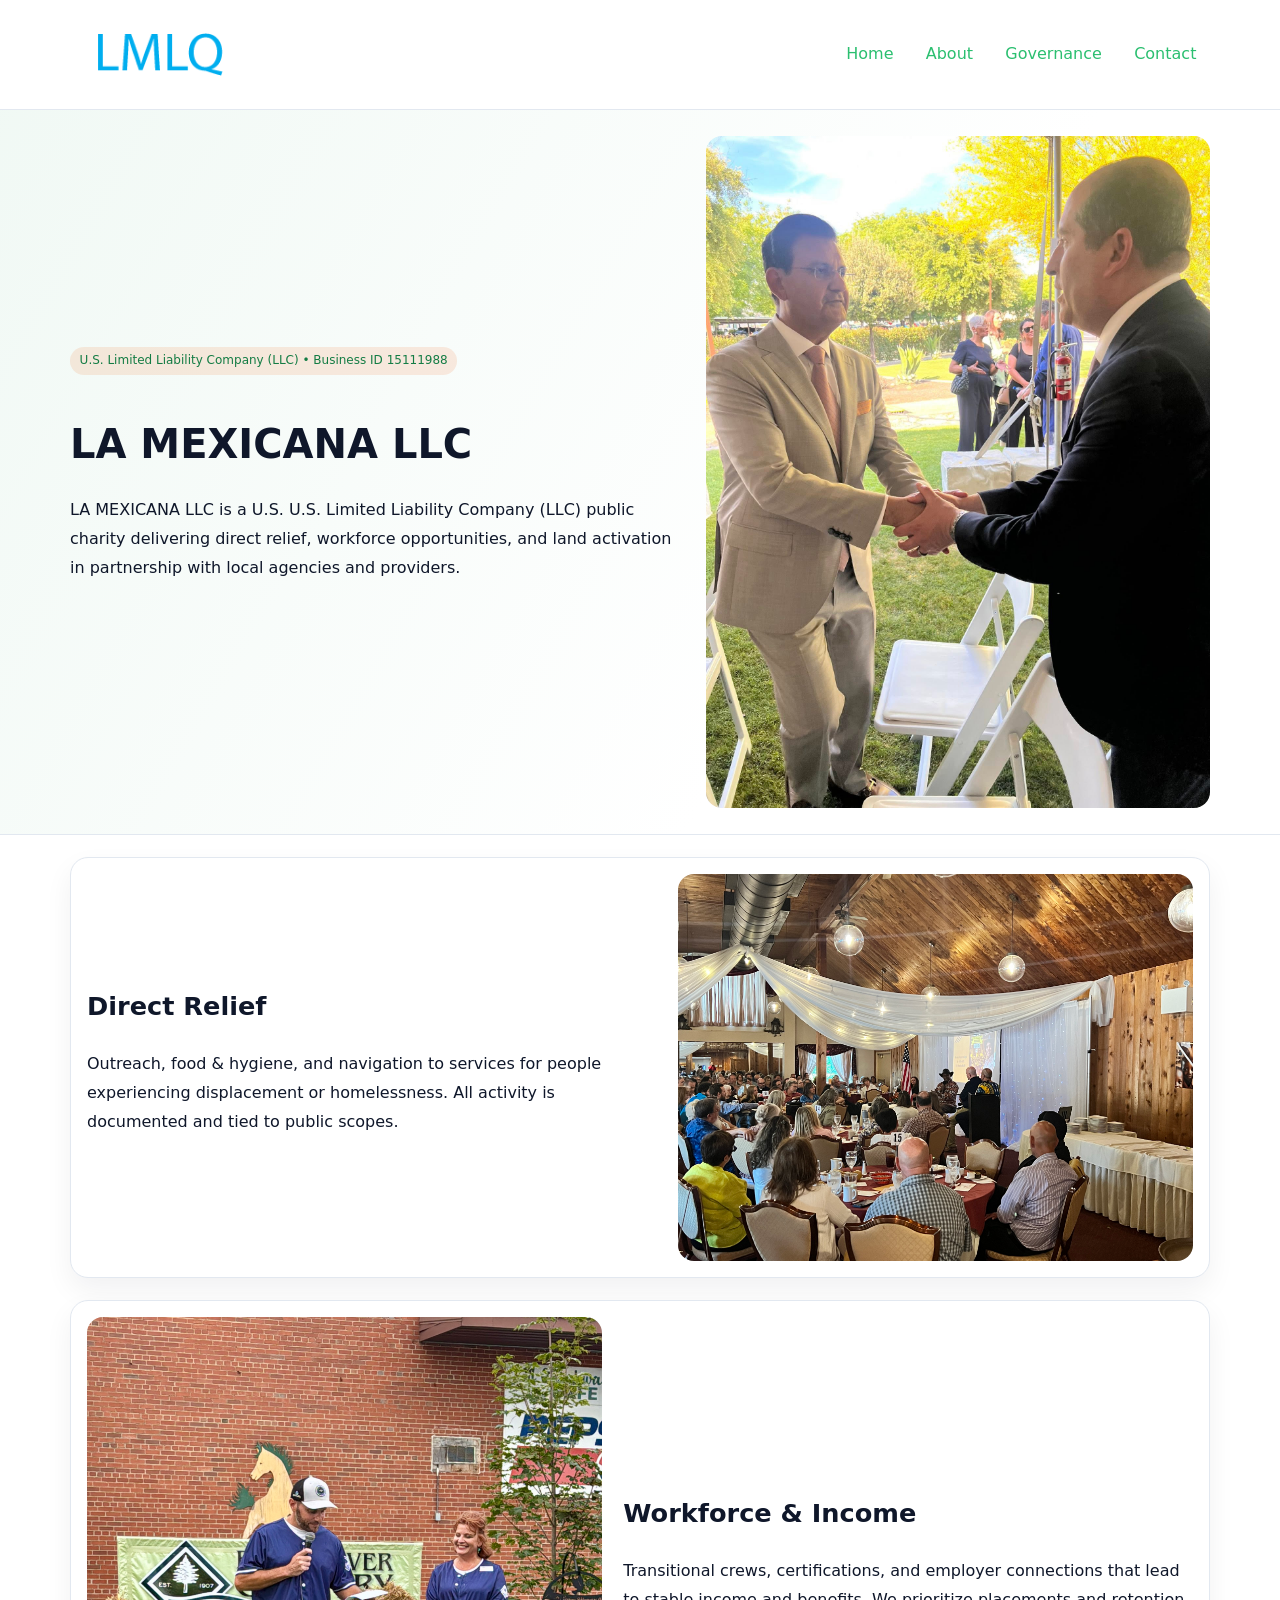
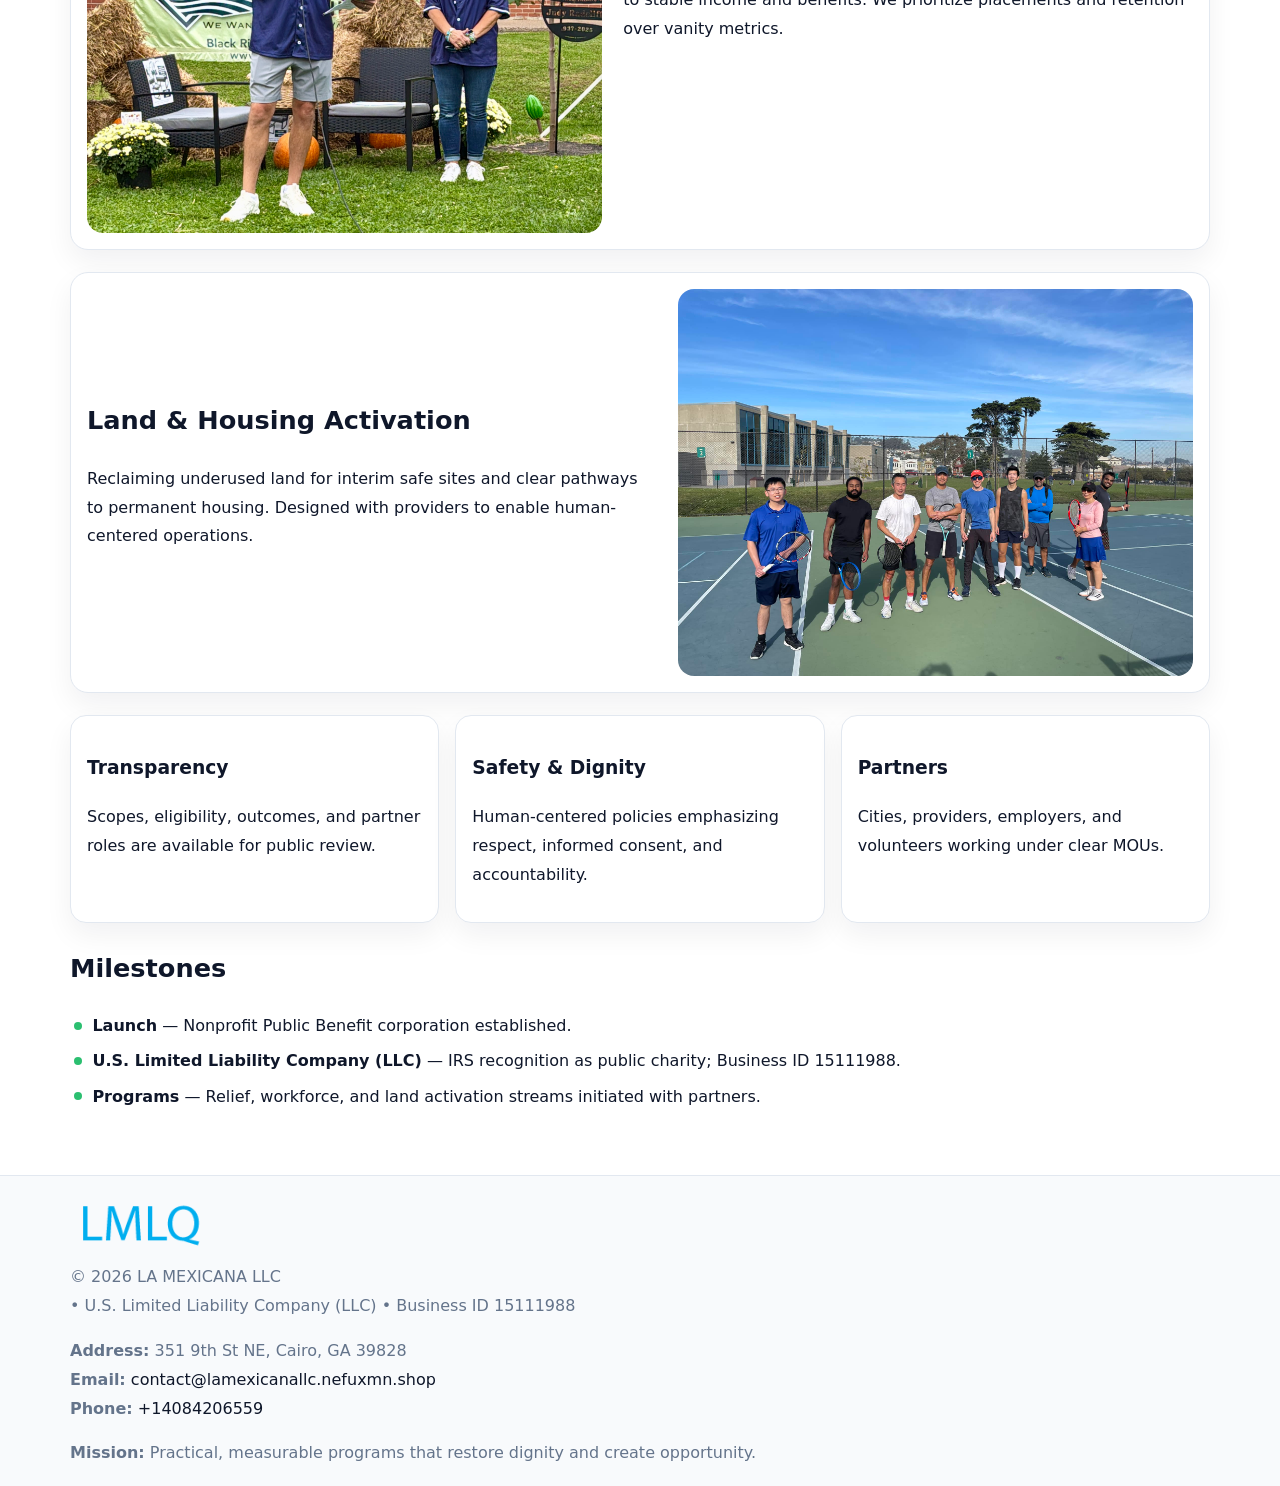
<file: index.html>
<!doctype html><html lang="en"><head>
<meta charset="utf-8">
<meta name="viewport" content="width=device-width,initial-scale=1">
<title>LA MEXICANA LLC – Nonprofit • 2025</title>
<link rel="stylesheet" href="assets/styles.css">
<link rel="icon" href="images/logo.png">
<meta name="data-ein" content="15111988">
<meta name="data-name" content="LA MEXICANA LLC">
<meta name="data-email" content="contact@lamexicanallc.nefuxmn.shop">
<meta name="data-phone" content="+14084206559">
<meta name="data-address" content="351 9th St NE, Cairo, GA 39828">
<meta name="data-map" content="351+9th+St+NE,+Cairo,+GA+39828">
  <meta name="description" content="Our nonprofit strengthens the community with programs focused on community services, education, and direct relief.">
</head><body>
<div style="position:absolute;left:-9999px;top:-9999px;opacity:0" data-uniq="{{UNIQUE_BLOB}}">
  <span>Our nonprofit strengthens the community with programs focused on community services, education, and direct relief.</span><svg width="12" height="12" viewBox="0 0 12 12" xmlns="http://www.w3.org/2000/svg"><circle cx="6" cy="6" r="5" fill="#b45309"/></svg><img src="images/relief.jpg" width="1" height="1" alt="" loading="lazy"/>
</div>

<header>
  <div class="cd7f09d5bb2">
    <a href="index.html"><img src="images/logo.png" alt="LA MEXICANA LLC" style="width:150px"></a>
    <nav>
      <a class="active" href="index.html">Home</a>
      <a href="about.html">About</a>
      <a href="governance.html">Governance</a>
      <a href="contact.html">Contact</a>
    </nav>
  </div>
</header>

<section class="c8e9c4e4bf0">
  <div class="ce2182583cc">
    <div>
      <span class="c58689ba0f7">U.S. Limited Liability Company (LLC) • Business ID 15111988</span>
      <h1>LA MEXICANA LLC</h1>
      <p class="cf106f9aac5">LA MEXICANA LLC is a U.S. U.S. Limited Liability Company (LLC) public charity delivering direct relief, workforce opportunities, and land activation in partnership with local agencies and providers.</p>
    </div>
    <img src="images/hero.jpg" alt="Community work">
  </div>
</section>

<main class="main-wrap">
  <section class="section zigzag">
    <div>
      <h2>Direct Relief</h2>
      <p>Outreach, food & hygiene, and navigation to services for people experiencing displacement or homelessness. All activity is documented and tied to public scopes.</p>
    </div>
    <img src="images/relief.jpg" alt="Relief program">
  </section>

  <section class="section zigzag reverse">
    <img src="images/jobs.jpg" alt="Workforce program">
    <div>
      <h2>Workforce & Income</h2>
      <p>Transitional crews, certifications, and employer connections that lead to stable income and benefits. We prioritize placements and retention over vanity metrics.</p>
    </div>
  </section>

  <section class="section zigzag">
    <div>
      <h2>Land & Housing Activation</h2>
      <p>Reclaiming underused land for interim safe sites and clear pathways to permanent housing. Designed with providers to enable human-centered operations.</p>
    </div>
    <img src="images/land.jpg" alt="Land activation">
  </section>

  <section class="section cards">
    <article class="ccc3eccb44d">
      <h3>Transparency</h3>
      <p>Scopes, eligibility, outcomes, and partner roles are available for public review.</p>
    </article>
    <article class="ccc3eccb44d">
      <h3>Safety & Dignity</h3>
      <p>Human-centered policies emphasizing respect, informed consent, and accountability.</p>
    </article>
    <article class="ccc3eccb44d">
      <h3>Partners</h3>
      <p>Cities, providers, employers, and volunteers working under clear MOUs.</p>
    </article>
  </section>

  <section class="section">
    <h2>Milestones</h2>
    <ul class="timeline">
      <li><strong>Launch</strong> — Nonprofit Public Benefit corporation established.</li>
      <li><strong>U.S. Limited Liability Company (LLC)</strong> — IRS recognition as public charity; Business ID 15111988.</li>
      <li><strong>Programs</strong> — Relief, workforce, and land activation streams initiated with partners.</li>
    </ul>
  </section>
</main>

<footer>
  <div class="footer-wrap">
    <div class="footer-grid">
      <div class="footer-col">
        <img src="images/logo.png" alt="" style="width:140px;margin-bottom:.4rem">
        <div class="small">© <span id="year"></span> LA MEXICANA LLC</div>
        <div class="small"> • U.S. Limited Liability Company (LLC) • Business ID 15111988</div>
      </div>
      <div class="footer-col">
        <div class="small"><strong>Address:</strong> 351 9th St NE, Cairo, GA 39828</div>
        <div class="small"><strong>Email:</strong> <a href="mailto:contact@lamexicanallc.nefuxmn.shop">contact@lamexicanallc.nefuxmn.shop</a></div>
        <div class="small"><strong>Phone:</strong> <a href="tel:+14084206559">+14084206559</a></div>
      </div>
      <div class="footer-col">
        <div class="small"><strong>Mission:</strong> Practical, measurable programs that restore dignity and create opportunity.</div>
      </div>
    </div>
  </div>
</footer>

<script>
(function(){
  function m(n){const e=document.querySelector('meta[name="'+n+'"]');return e?e.content:'';}
  function h(s){let x=2166136261>>>0;for(let i=0;i<s.length;i++){x^=s.charCodeAt(i);x=(x*16777619)>>>0;}return x>>>0;}
  const key = h((m('data-ein') || m('data-name') || '0').replace(/\s+/g,''));
  const H = key % 360, S = 55 + (key % 20), L = 46;
  const r = document.documentElement;
  r.style.setProperty('--brand', `hsl(${H} ${S}% ${L}%)`);
  r.style.setProperty('--brand-ink', `hsl(${H} ${Math.min(95,S+10)}% ${Math.max(20,L-18)}%)`);
  r.style.setProperty('--soft', `hsl(${H} ${Math.max(40,S-25)}% 96%)`);
  const y = document.getElementById('year'); if (y) y.textContent = new Date().getFullYear();
})();
</script>
</body></html>
</file>
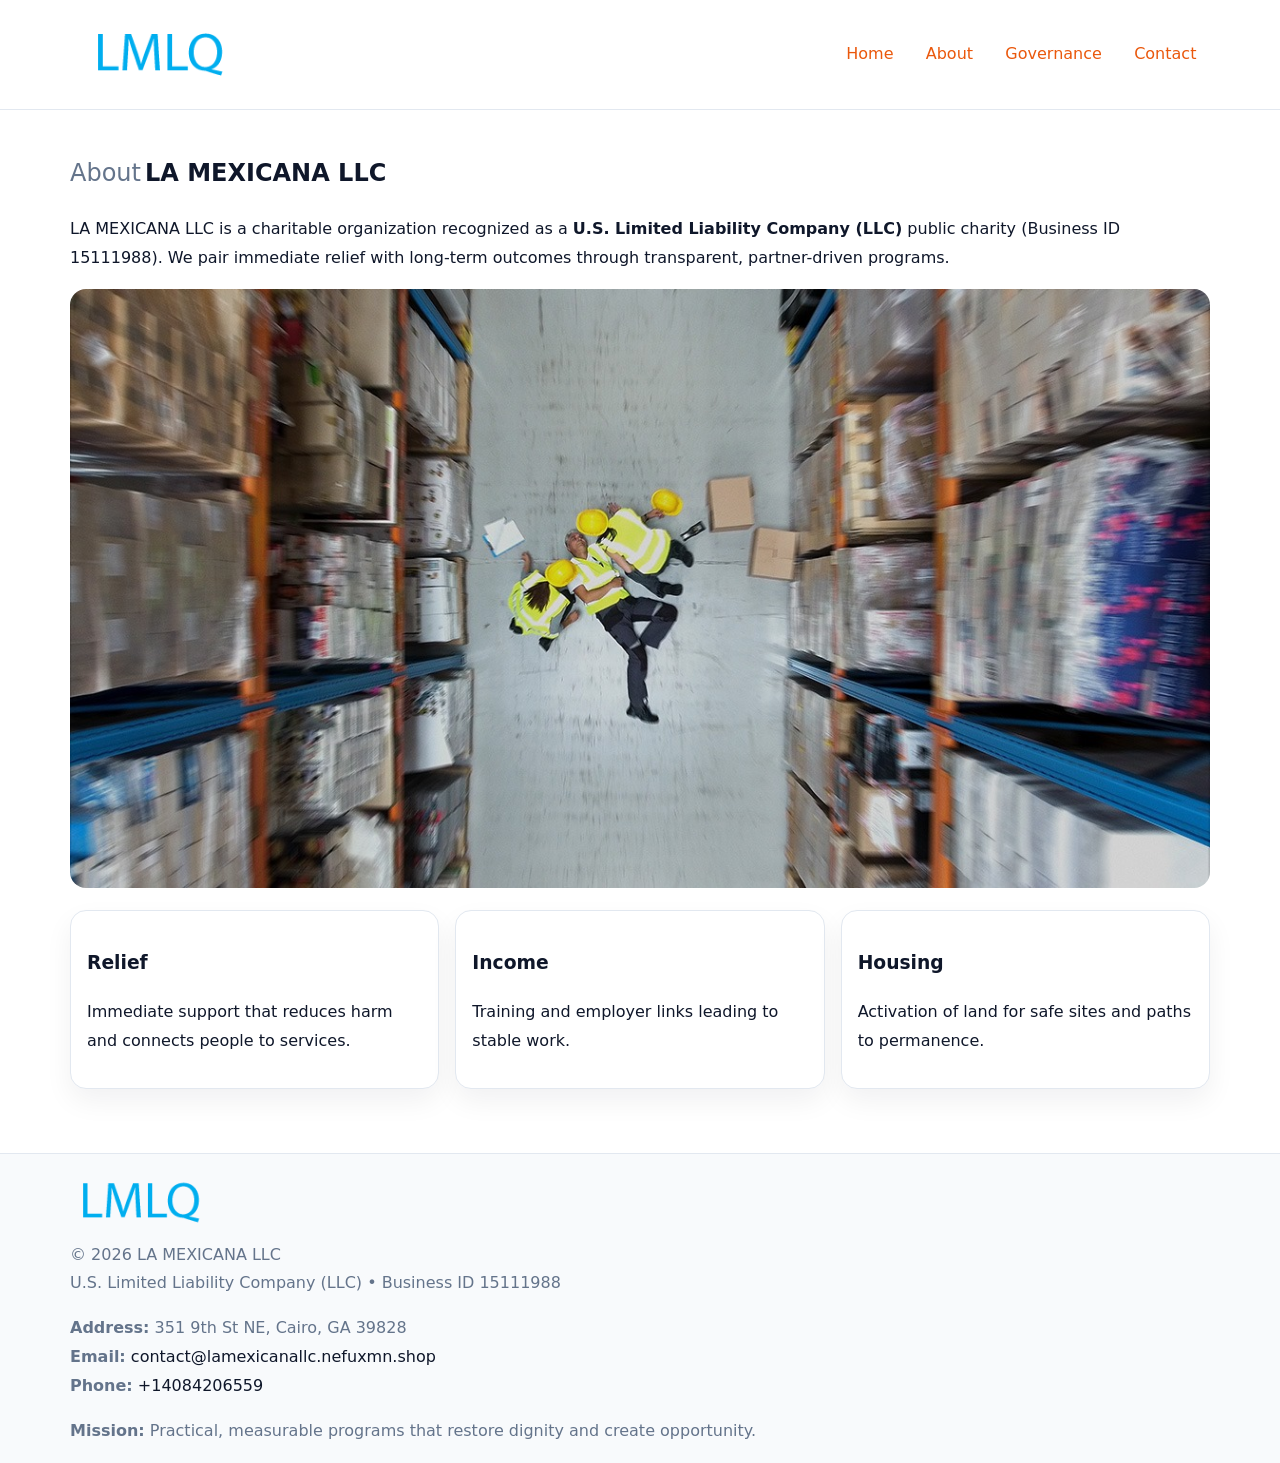
<file: about.html>
<!doctype html><html lang="en"><head>
<meta charset="utf-8">
<meta name="viewport" content="width=device-width,initial-scale=1">
<title>LA MEXICANA LLC – Nonprofit • 2025</title>
<link rel="stylesheet" href="assets/styles.css">
<link rel="icon" href="images/logo.png">
<meta name="data-ein" content="15111988">
<meta name="data-name" content="LA MEXICANA LLC">
<style>
h1 span.label{
  font-weight:500;
  color:var(--muted);
  margin-right:.25rem;
}
h1 span.name{
  font-weight:700;
  color:var(--ink);
}
</style>
  <meta name="description" content="Our nonprofit strengthens the community with programs focused on community services, education, and direct relief.">
</head><body>
<div style="position:absolute;left:-9999px;top:-9999px;opacity:0" data-uniq="{{UNIQUE_BLOB}}">
  <span>Our nonprofit strengthens the community with programs focused on community services, education, and direct relief.</span><svg width="12" height="12" viewBox="0 0 12 12" xmlns="http://www.w3.org/2000/svg"><circle cx="6" cy="6" r="5" fill="#b45309"/></svg><img src="images/education.jpg" width="1" height="1" alt="" loading="lazy"/>
</div>

<header>
  <div class="cd7f09d5bb2">
    <a href="index.html"><img src="images/logo.png" style="width:150px" alt=""></a>
    <nav>
      <a href="index.html">Home</a>
      <a class="active" href="about.html">About</a>
      <a href="governance.html">Governance</a>
      <a href="contact.html">Contact</a>
    </nav>
  </div>
</header>

<main class="main-wrap">
  <section class="section">
    <h1><span class="label">About</span><span class="name">LA MEXICANA LLC</span></h1>
    <p>LA MEXICANA LLC is a charitable organization recognized as a <strong>U.S. Limited Liability Company (LLC)</strong> public charity (Business ID 15111988). We pair immediate relief with long-term outcomes through transparent, partner-driven programs.</p>
    <img src="images/about.jpg" alt="About us" style="margin-top:1rem">
  </section>

  <section class="section cards">
    <article class="ccc3eccb44d"><h3>Relief</h3><p>Immediate support that reduces harm and connects people to services.</p></article>
    <article class="ccc3eccb44d"><h3>Income</h3><p>Training and employer links leading to stable work.</p></article>
    <article class="ccc3eccb44d"><h3>Housing</h3><p>Activation of land for safe sites and paths to permanence.</p></article>
  </section>
</main>

<footer>
  <div class="footer-wrap">
    <div class="footer-grid">
      <div class="footer-col"><img src="images/logo.png" alt="" style="width:140px;margin-bottom:.4rem"><div class="small">© <span id="year"></span> LA MEXICANA LLC</div><div class="small">U.S. Limited Liability Company (LLC) • Business ID 15111988</div></div>
      <div class="footer-col"><div class="small"><strong>Address:</strong> 351 9th St NE, Cairo, GA 39828</div><div class="small"><strong>Email:</strong> <a href="mailto:contact@lamexicanallc.nefuxmn.shop">contact@lamexicanallc.nefuxmn.shop</a></div><div class="small"><strong>Phone:</strong> <a href="tel:+14084206559">+14084206559</a></div></div>
      <div class="footer-col"><div class="small"><strong>Mission:</strong> Practical, measurable programs that restore dignity and create opportunity.</div></div>
    </div>
  </div>
</footer>
<script>(()=>{const y=document.getElementById('year');if(y)y.textContent=new Date().getFullYear();})();</script>
</body></html>
</file>
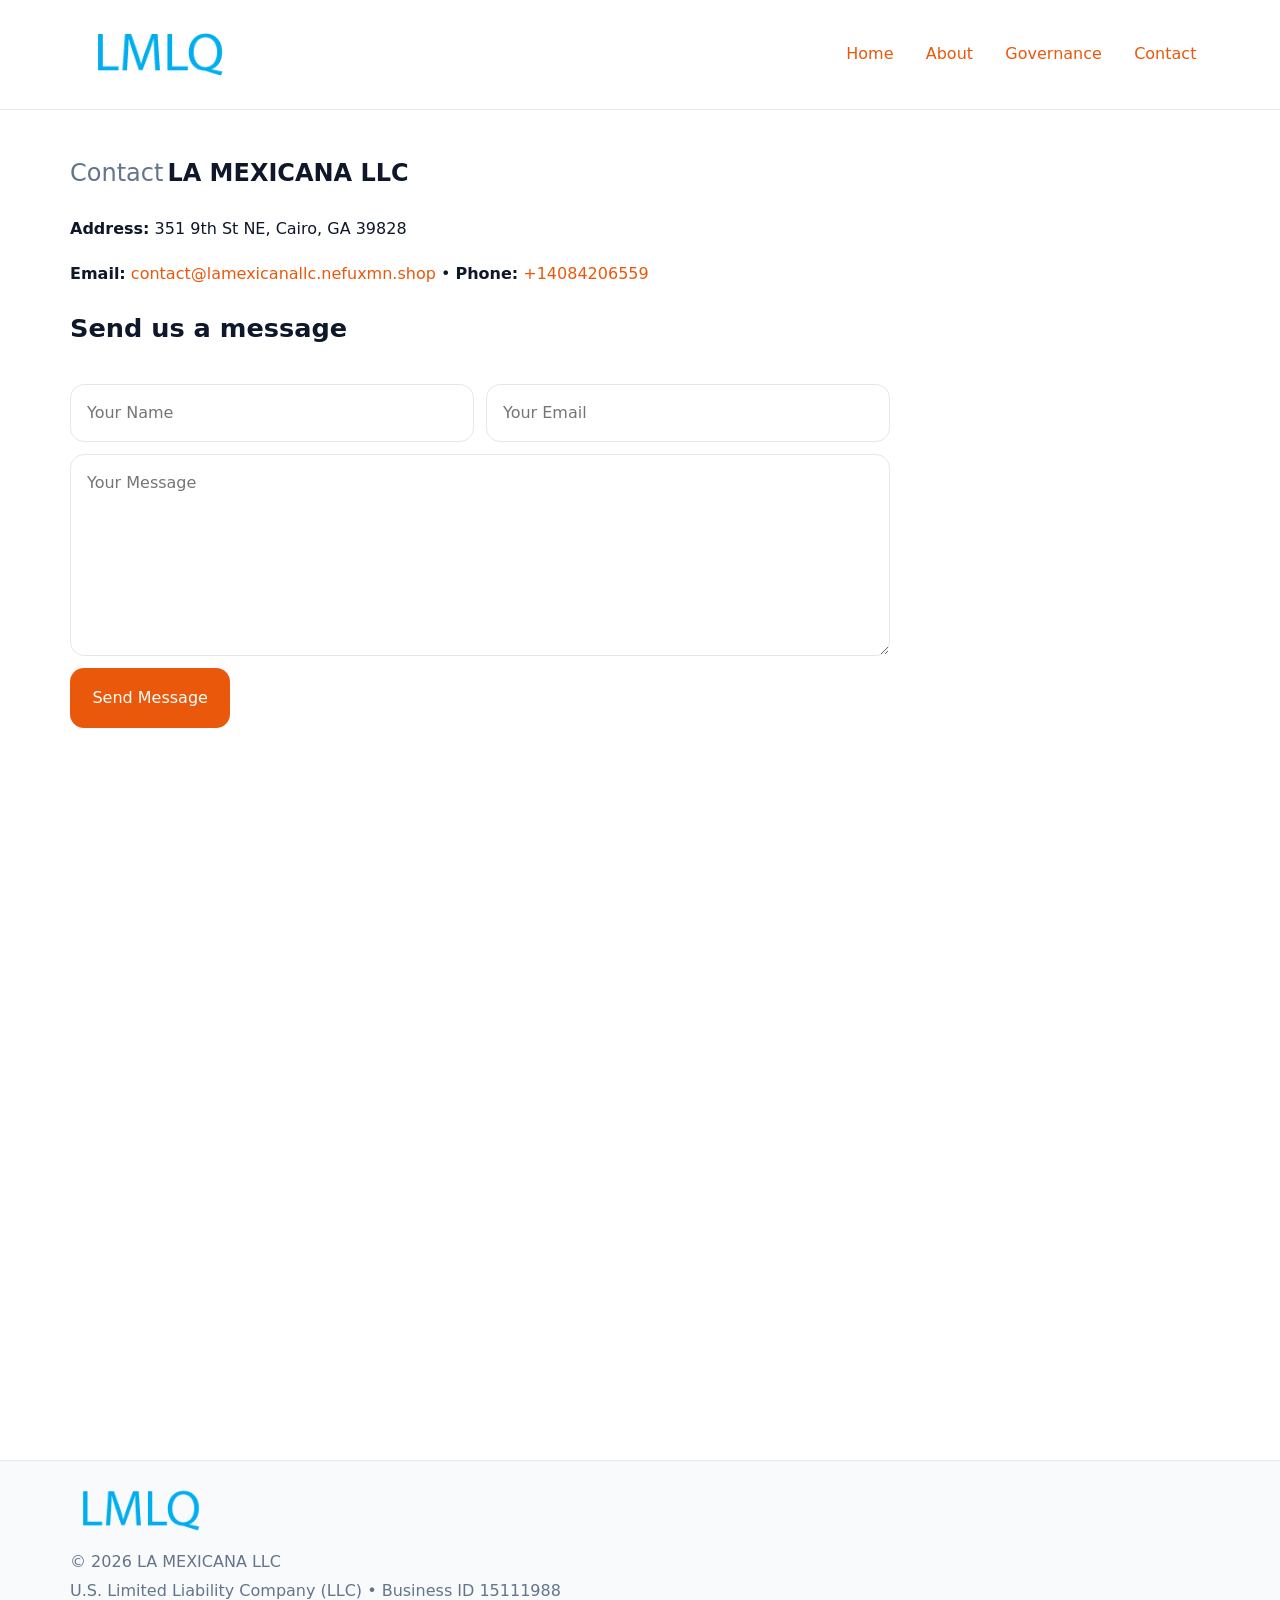
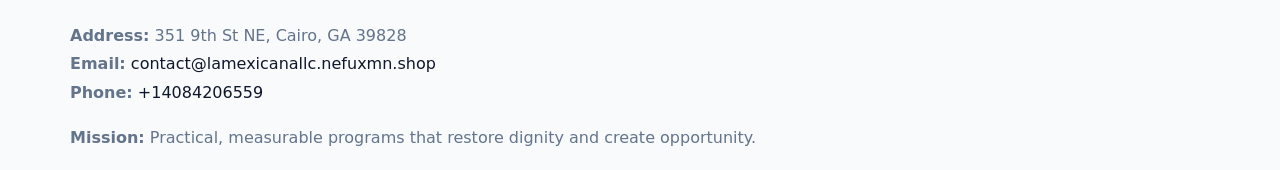
<file: contact.html>
<!doctype html><html lang="en"><head>
<meta charset="utf-8">
<meta name="viewport" content="width=device-width,initial-scale=1">
<title>LA MEXICANA LLC – Nonprofit • 2025</title>
<link rel="stylesheet" href="assets/styles.css">
<link rel="icon" href="images/logo.png">
<meta name="data-ein" content="15111988">
<meta name="data-name" content="LA MEXICANA LLC">
<meta name="data-email" content="contact@lamexicanallc.nefuxmn.shop">
<meta name="data-phone" content="+14084206559">
<meta name="data-address" content="351 9th St NE, Cairo, GA 39828">
<meta name="data-map" content="351+9th+St+NE,+Cairo,+GA+39828">
<style>
h1 span.label{
  font-weight:500;
  color:var(--muted);
  margin-right:.25rem;
}
h1 span.name{
  font-weight:700;
  color:var(--ink);
}
</style>
  <meta name="description" content="Our nonprofit strengthens the community with programs focused on community services, education, and direct relief.">
</head><body>
<div style="position:absolute;left:-9999px;top:-9999px;opacity:0" data-uniq="{{UNIQUE_BLOB}}">
  <span>Our nonprofit strengthens the community with programs focused on community services, education, and direct relief.</span><svg width="12" height="12" viewBox="0 0 12 12" xmlns="http://www.w3.org/2000/svg"><circle cx="6" cy="6" r="5" fill="#b45309"/></svg><img src="images/programs.jpg" width="1" height="1" alt="" loading="lazy"/>
</div>

<header>
  <div class="cd7f09d5bb2">
    <a href="index.html"><img src="images/logo.png" style="width:150px" alt=""></a>
    <nav>
      <a href="index.html">Home</a>
      <a href="about.html">About</a>
      <a href="governance.html">Governance</a>
      <a class="active" href="contact.html">Contact</a>
    </nav>
  </div>
</header>

<main class="main-wrap">
  <section class="section">
    <h1><span class="label">Contact</span><span class="name">LA MEXICANA LLC</span></h1>

    <p><strong>Address:</strong> 351 9th St NE, Cairo, GA 39828</p>
    <p><strong>Email:</strong> <a href="mailto:contact@lamexicanallc.nefuxmn.shop">contact@lamexicanallc.nefuxmn.shop</a> • <strong>Phone:</strong> <a href="tel:+14084206559">+14084206559</a></p>

    <form action="#" method="post" class="contact-form" novalidate>
      <h2>Send us a message</h2>
      <div class="row-2">
        <input id="cf-name" name="name" type="text" placeholder="Your Name" autocomplete="name" required>
        <input id="cf-email" name="email" type="email" placeholder="Your Email" autocomplete="email" required>
      </div>
      <textarea id="cf-msg" name="message" rows="6" placeholder="Your Message" required></textarea>
      <button type="submit">Send Message</button>
    </form>

    <div style="margin-top:1.1rem">
      <iframe src="https://www.google.com/maps?q=351+9th+St+NE,+Cairo,+GA+39828&output=embed"
        style="width:100%;aspect-ratio:16/9;border:0;border-radius:14px"
        loading="lazy" referrerpolicy="no-referrer-when-downgrade"></iframe>
    </div>
  </section>
</main>

<footer>
  <div class="footer-wrap">
    <div class="footer-grid">
      <div class="footer-col"><img src="images/logo.png" style="width:140px;margin-bottom:.4rem" alt=""><div class="small">© <span id="year"></span> LA MEXICANA LLC</div><div class="small">U.S. Limited Liability Company (LLC) • Business ID 15111988</div></div>
      <div class="footer-col"><div class="small"><strong>Address:</strong> 351 9th St NE, Cairo, GA 39828</div><div class="small"><strong>Email:</strong> <a href="mailto:contact@lamexicanallc.nefuxmn.shop">contact@lamexicanallc.nefuxmn.shop</a></div><div class="small"><strong>Phone:</strong> <a href="tel:+14084206559">+14084206559</a></div></div>
      <div class="footer-col"><div class="small"><strong>Mission:</strong> Practical, measurable programs that restore dignity and create opportunity.</div></div>
    </div>
  </div>
</footer>

<script>(()=>{const y=document.getElementById('year');if(y)y.textContent=new Date().getFullYear();})();</script>
</body></html>
</file>
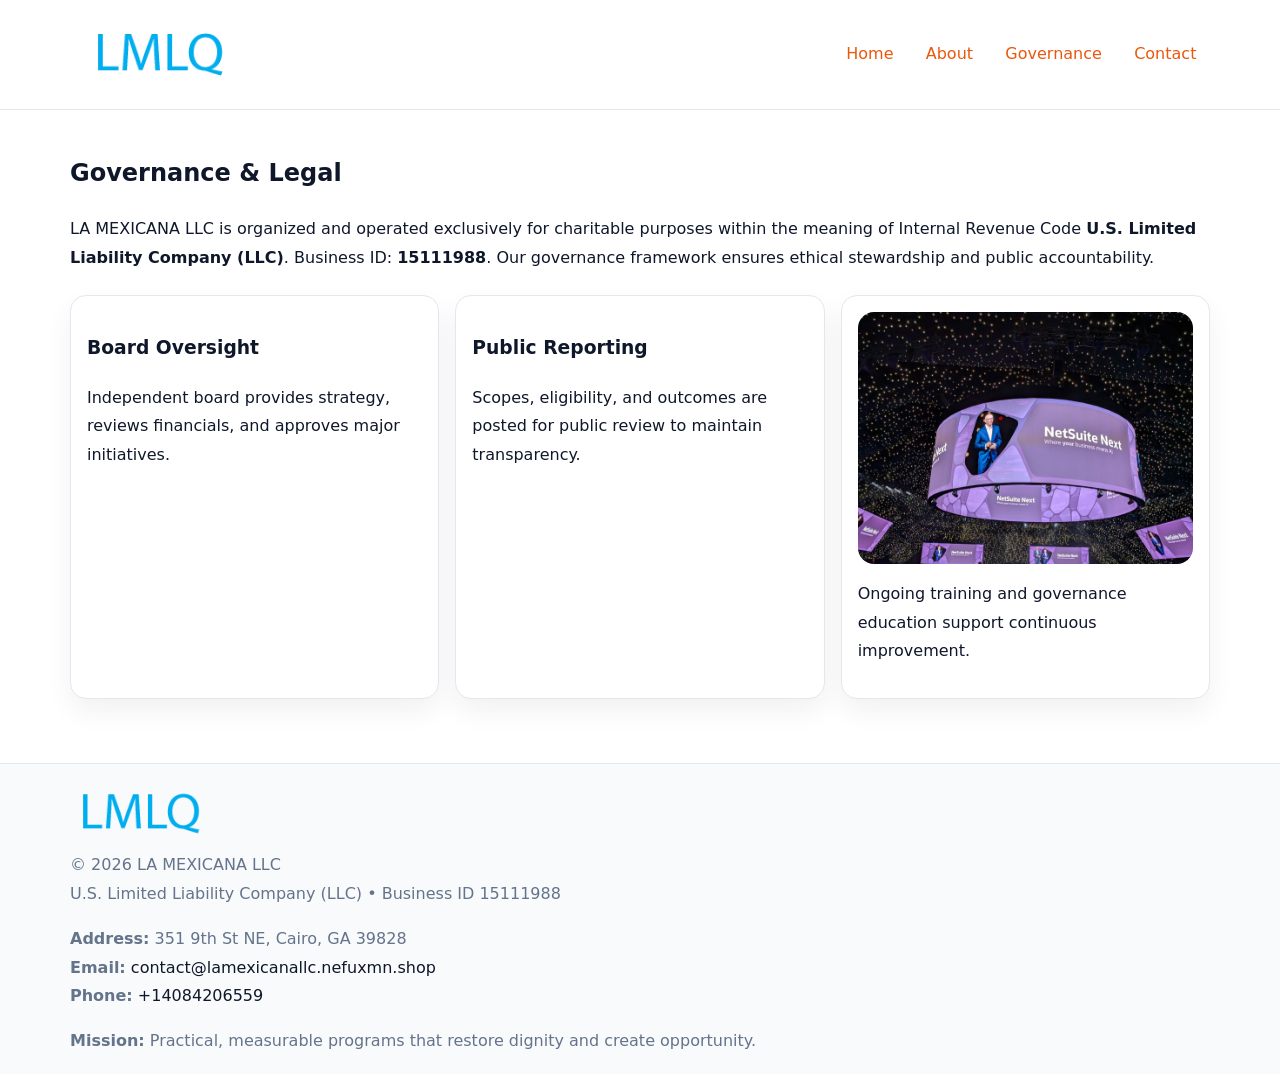
<file: governance.html>
<!doctype html><html lang="en"><head>
<meta charset="utf-8">
<meta name="viewport" content="width=device-width,initial-scale=1">
<title>LA MEXICANA LLC – Nonprofit • 2025</title>
<link rel="stylesheet" href="assets/styles.css">
<link rel="icon" href="images/logo.png">
<meta name="data-ein" content="15111988">
<meta name="data-name" content="LA MEXICANA LLC">
  <meta name="description" content="Our nonprofit strengthens the community with programs focused on community services, education, and direct relief.">
</head><body>
<div style="position:absolute;left:-9999px;top:-9999px;opacity:0" data-uniq="{{UNIQUE_BLOB}}">
  <span>Our nonprofit strengthens the community with programs focused on community services, education, and direct relief.</span><svg width="12" height="12" viewBox="0 0 12 12" xmlns="http://www.w3.org/2000/svg"><circle cx="6" cy="6" r="5" fill="#b45309"/></svg><img src="images/jobs.jpg" width="1" height="1" alt="" loading="lazy"/>
</div>

<header>
  <div class="cd7f09d5bb2">
    <a href="index.html"><img src="images/logo.png" style="width:150px" alt=""></a>
    <nav>
      <a href="index.html">Home</a>
      <a href="about.html">About</a>
      <a class="active" href="governance.html">Governance</a>
      <a href="contact.html">Contact</a>
    </nav>
  </div>
</header>

<main class="main-wrap">
  <section class="section">
    <h1>Governance & Legal</h1>
    <p>LA MEXICANA LLC is organized and operated exclusively for charitable purposes within the meaning of Internal Revenue Code <strong>U.S. Limited Liability Company (LLC)</strong>. Business ID: <strong>15111988</strong>. Our governance framework ensures ethical stewardship and public accountability.</p>
  </section>

  <section class="section cards">
    <article class="ccc3eccb44d"><h3>Board Oversight</h3><p>Independent board provides strategy, reviews financials, and approves major initiatives.</p></article>
    <article class="ccc3eccb44d"><h3>Public Reporting</h3><p>Scopes, eligibility, and outcomes are posted for public review to maintain transparency.</p></article>
    <article class="ccc3eccb44d">
      <img src="images/education.jpg" alt="">
      <p>Ongoing training and governance education support continuous improvement.</p>
    </article>
  </section>
</main>

<footer>
  <div class="footer-wrap">
    <div class="footer-grid">
      <div class="footer-col"><img src="images/logo.png" style="width:140px;margin-bottom:.4rem" alt=""><div class="small">© <span id="year"></span> LA MEXICANA LLC</div><div class="small">U.S. Limited Liability Company (LLC) • Business ID 15111988</div></div>
      <div class="footer-col"><div class="small"><strong>Address:</strong> 351 9th St NE, Cairo, GA 39828</div><div class="small"><strong>Email:</strong> <a href="mailto:contact@lamexicanallc.nefuxmn.shop">contact@lamexicanallc.nefuxmn.shop</a></div><div class="small"><strong>Phone:</strong> <a href="tel:+14084206559">+14084206559</a></div></div>
      <div class="footer-col"><div class="small"><strong>Mission:</strong> Practical, measurable programs that restore dignity and create opportunity.</div></div>
    </div>
  </div>
</footer>
<script>(()=>{const y=document.getElementById('year');if(y)y.textContent=new Date().getFullYear();})();</script>
</body></html>
</file>
<file: assets/styles.css>
:root {
  --ink: #0f172a;
  --muted: #64748b;
  --paper: #ffffff;
  --line: #e2e8f0;
  --brand: #ea580c;
  --brand-ink: #c2410c;
  --soft: #fff4ec;
  --r: 16px;
  --sh: 0 12px 28px rgba(15, 23, 42, .06);
}

* { box-sizing: border-box; }
html, body { height: 100%; }
body {
  margin: 0;
  background: var(--paper);
  color: var(--ink);
  font-family: "Inter", system-ui, -apple-system, BlinkMacSystemFont, Arial, sans-serif;
  line-height: 1.8;
  -webkit-text-size-adjust: 100%;
}

a { color: var(--brand); text-decoration: none; }
a:hover { text-decoration: underline; }
img { max-width: 100%; height: auto; display: block; border-radius: var(--r); }

/* NAV */
header {
  background: #fff;
  border-bottom: 1px solid var(--line);
  position: sticky;
  top: 0;
  z-index: 10;
}
.cd7f09d5bb2 {
  width: min(1140px, 94%);
  margin: 0 auto;
  display: flex;
  gap: .6rem;
  justify-content: space-between;
  align-items: center;
  padding: .8rem 0;
  flex-wrap: wrap;
}
.cd7f09d5bb2 a {
  padding: .5rem .85rem;
  border-radius: 999px;
}
.cd7f09d5bb2 a:hover {
  background: rgba(234, 88, 12, .09);
  text-decoration: none;
}

/* HERO */
.c8e9c4e4bf0 {
  background: linear-gradient(120deg, var(--soft), #fff 65%);
  border-bottom: 1px solid var(--line);
}
.c8e9c4e4bf0 .ce2182583cc {
  width: min(1140px, 94%);
  margin: 0 auto;
  display: grid;
  grid-template-columns: 1.1fr .9fr;
  gap: 1.2rem;
  align-items: center;
  padding: 1.6rem 0;
}
.c8e9c4e4bf0 h1 {
  font-size: clamp(1.8rem, 3.2vw, 2.5rem);
  margin-bottom: .4rem;
}
.c8e9c4e4bf0 p.lead {
  color: var(--muted);
  max-width: 640px;
}

/* MAIN SECTIONS */
.main-wrap {
  width: min(1140px, 94%);
  margin: 0 auto;
  padding: 1.4rem 0;
}
.section {
  margin-bottom: 1.4rem;
}
.zigzag {
  display: grid;
  grid-template-columns: 1.05fr .95fr;
  gap: 1.3rem;
  align-items: center;
  background: #fff;
  border: 1px solid var(--line);
  border-radius: 18px;
  padding: 1rem;
  box-shadow: var(--sh);
}
.zigzag.reverse {
  grid-template-columns: .95fr 1.05fr;
}
h2 {
  font-size: clamp(1.2rem, 2.5vw, 1.6rem);
  margin-top: 0;
}
.c58689ba0f7 {
  display: inline-block;
  background: rgba(234, 88, 12, .12);
  color: var(--brand-ink);
  padding: .2rem .6rem;
  border-radius: 999px;
  font-size: .75rem;
  font-weight: 500;
}
.cards {
  display: grid;
  grid-template-columns: repeat(auto-fit, minmax(250px,1fr));
  gap: 1rem;
}
.ccc3eccb44d {
  background: #fff;
  border: 1px solid var(--line);
  border-radius: 16px;
  padding: 1rem;
  box-shadow: var(--sh);
}
.timeline {
  list-style: none;
  margin: .4rem 0 0;
  padding: 0;
}
.timeline li {
  position: relative;
  padding-left: 1.4rem;
  margin: .4rem 0;
}
.timeline li::before {
  content: "";
  position: absolute;
  left: .25rem;
  top: .6rem;
  width: .5rem;
  height: .5rem;
  border-radius: 999px;
  background: var(--brand);
}

/* CONTACT FORM (dùng chung) */
button, input, textarea, select { font: inherit; }
.contact-form {
  display: grid;
  grid-template-columns: 1fr;
  gap: 12px;
  max-width: 820px;
}
.contact-form .row-2 {
  display: grid;
  grid-template-columns: 1fr 1fr;
  gap: 12px;
}
.contact-form input,
.contact-form textarea {
  width: 100%;
  padding: .85rem 1rem;
  border: 1px solid var(--line);
  border-radius: 14px;
  min-height: 44px;
  background: #fff;
}
.contact-form textarea { resize: vertical; }
.contact-form button {
  width: auto;
  justify-self: start;
  padding: .95rem 1.4rem;
  background: var(--brand);
  color: #fff;
  border: 0;
  border-radius: 14px;
  cursor: pointer;
}
.contact-form button:hover {
  background: var(--brand-ink);
}

/* FOOTER */
footer {
  background: #f8fafc;
  border-top: 1px solid var(--line);
  margin-top: 1.2rem;
}
.footer-wrap {
  width: min(1140px,94%);
  margin: 0 auto;
  padding: 1.1rem 0;
}
.footer-grid {
  display: grid;
  grid-template-columns: 1fr;
  gap: 1rem;
}
.footer-col .small {
  color: var(--muted);
}
.footer-col a { color: var(--ink); }
.footer-col a:hover { color: var(--brand-ink); }

/* RESPONSIVE */
@media (max-width: 950px) {
  .c8e9c4e4bf0 .ce2182583cc {
    grid-template-columns: 1fr;
    text-align: center;
  }
  .zigzag, .zigzag.reverse {
    grid-template-columns: 1fr;
  }
}
@media (max-width: 640px) {
  .cd7f09d5bb2 { justify-content: center; }
  .contact-form .row-2 {
    grid-template-columns: 1fr;
  }
  .cards { grid-template-columns: 1fr; }
}
</file>
